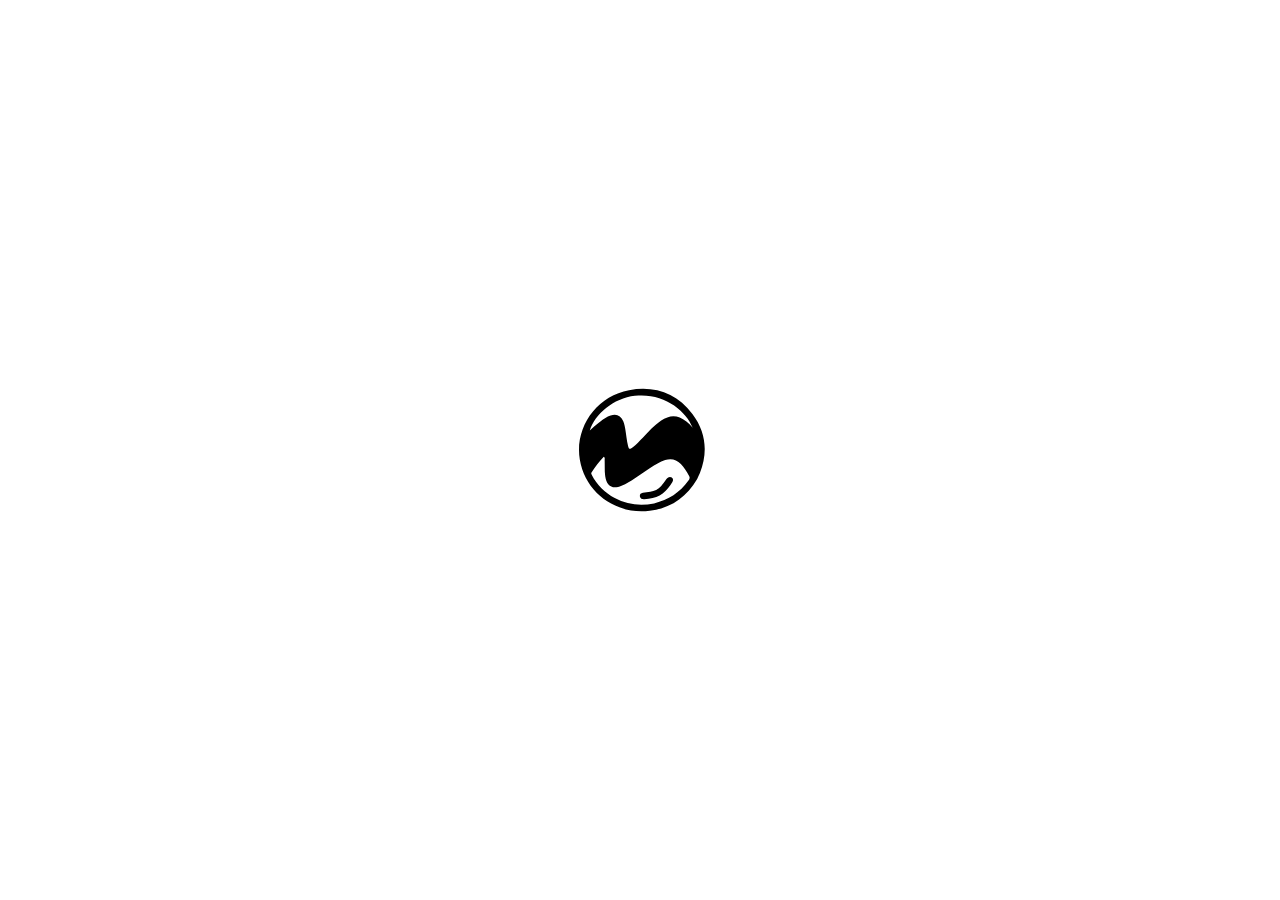
<file: login.html>
<!DOCTYPE html>
<html lang="en">
<head>
    <meta charset="UTF-8">
    <meta name="viewport" content="width=device-width, initial-scale=1.0">
    <title>MeMeVote - Login</title>
    <link rel="stylesheet" href="Css/login.css">
    <link rel="icon" type="image/x-icon" href="Image/logo.webp">
</head>
<body>
    <div class="splash-screen">
        <div class="logo-container">
            <svg class="logo" xmlns="http://www.w3.org/2000/svg" viewBox="0 0 336 336"><path d="M264.073 219.96c-17.935 31.09-44.447 48.767-79.629 53.503-55.172 7.428-108.332-29.354-117.594-85.96-8.86-54.158 28.02-106.748 82.737-116.665 43.172-7.825 79.801 4.903 106.474 40.133 22.79 30.1 26.394 63.832 12.583 99.16-1.269 3.245-2.917 6.342-4.571 9.83m-72.42 41.087c24.168-5.334 43.294-18.276 57.76-38.264 1.737-2.402 2.855-4.663 1.123-7.732-4.022-7.128-8.202-14.117-13.916-20.053-7.366-7.652-15.967-10.23-26.301-6.797-8.966 2.978-16.845 7.921-24.714 12.917-14.333 9.099-27.726 19.646-42.7 27.755-1.893 1.025-3.904 1.842-5.892 2.678-15.372 6.461-25.05.636-27.442-16.014-1.314-9.148-.563-18.281-.955-27.413-.071-1.65.871-3.662-1.495-5.22-7.859 7.967-14.21 17.08-20.566 26.191-1.08 1.548-.214 2.789.484 4.143 8.743 16.976 21.78 29.776 38.492 38.726 20.57 11.016 42.454 13.836 66.121 9.083m-77.655-145.783c1.534-.646 3.036-1.389 4.609-1.92 9.938-3.357 17.27.013 21.297 9.688 1.805 4.336 2.646 8.909 3.426 13.495 1.586 9.323 2.266 18.803 4.619 27.988 1.443 5.632 2.891 6.043 7.428 2.628 6.561-4.937 11.97-11.084 17.693-16.9 9.578-9.732 18.682-19.993 30.01-27.816 15.68-10.829 27.942-10.407 42.88 1.229 3.753 2.923 6.958 6.41 10.618 10.5-11.702-30.008-49.723-59.249-97.034-53.877-36.263 4.117-67.493 30.997-75.874 58.416 10.02-8.568 18.686-17.357 30.328-23.431z"/><path d="M203.644 231.65c2.865-3.057 5.252-6.03 7.311-9.284.877-1.385 2.016-2.651 3.223-3.77 2.133-1.974 4.686-2.863 7.229-.974 2.77 2.057 2.558 5.061 1.047 7.64-9.021 15.391-21.107 26.525-39.924 28.02-2.652.21-5.304.778-7.942.698-3.087-.093-6.127-.93-6.768-4.634-.665-3.847 1.84-5.506 5.073-6.094 4.07-.741 8.222-1.033 12.3-1.742 7.081-1.23 13.29-4.228 18.45-9.86z"/></svg>
        </div>
    </div>

    <header class="header">
        <div class="site-name">
            <h1>MeMeVote</h1>
        </div>
    </header>
    <main class="main-content">
        <section class="login-container">
            <div class="form-logo-container">
                <svg class="form-logo" xmlns="http://www.w3.org/2000/svg" viewBox="0 0 336 336"><path d="M264.073 219.96c-17.935 31.09-44.447 48.767-79.629 53.503-55.172 7.428-108.332-29.354-117.594-85.96-8.86-54.158 28.02-106.748 82.737-116.665 43.172-7.825 79.801 4.903 106.474 40.133 22.79 30.1 26.394 63.832 12.583 99.16-1.269 3.245-2.917 6.342-4.571 9.83m-72.42 41.087c24.168-5.334 43.294-18.276 57.76-38.264 1.737-2.402 2.855-4.663 1.123-7.732-4.022-7.128-8.202-14.117-13.916-20.053-7.366-7.652-15.967-10.23-26.301-6.797-8.966 2.978-16.845 7.921-24.714 12.917-14.333 9.099-27.726 19.646-42.7 27.755-1.893 1.025-3.904 1.842-5.892 2.678-15.372 6.461-25.05.636-27.442-16.014-1.314-9.148-.563-18.281-.955-27.413-.071-1.65.871-3.662-1.495-5.22-7.859 7.967-14.21 17.08-20.566 26.191-1.08 1.548-.214 2.789.484 4.143 8.743 16.976 21.78 29.776 38.492 38.726 20.57 11.016 42.454 13.836 66.121 9.083m-77.655-145.783c1.534-.646 3.036-1.389 4.609-1.92 9.938-3.357 17.27.013 21.297 9.688 1.805 4.336 2.646 8.909 3.426 13.495 1.586 9.323 2.266 18.803 4.619 27.988 1.443 5.632 2.891 6.043 7.428 2.628 6.561-4.937 11.97-11.084 17.693-16.9 9.578-9.732 18.682-19.993 30.01-27.816 15.68-10.829 27.942-10.407 42.88 1.229 3.753 2.923 6.958 6.41 10.618 10.5-11.702-30.008-49.723-59.249-97.034-53.877-36.263 4.117-67.493 30.997-75.874 58.416 10.02-8.568 18.686-17.357 30.328-23.431z"/><path d="M203.644 231.65c2.865-3.057 5.252-6.03 7.311-9.284.877-1.385 2.016-2.651 3.223-3.77 2.133-1.974 4.686-2.863 7.229-.974 2.77 2.057 2.558 5.061 1.047 7.64-9.021 15.391-21.107 26.525-39.924 28.02-2.652.21-5.304.778-7.942.698-3.087-.093-6.127-.93-6.768-4.634-.665-3.847 1.84-5.506 5.073-6.094 4.07-.741 8.222-1.033 12.3-1.742 7.081-1.23 13.29-4.228 18.45-9.86z"/></svg>
            </div>
            <form id="loginForm" class="login-form">
                <div class="form-group">
                    <label for="email">Email</label>
                    <input type="email" id="email" name="email" required>
                </div>
                <div class="form-group">
                    <label for="password">Password</label>
                    <input type="password" id="password" name="password" required>
                </div>
                <div class="form-options">
                    <div class="remember-me">
                        <input type="checkbox" id="remember" name="remember">
                        <label for="remember">Remember me</label>
                    </div>
                    <a href="#" class="forgot-password">Forgot Password?</a>
                </div>
                <button type="submit" class="login-btn">Login</button>
                <button type="button" class="google-signup-btn">
                    <svg class="google-icon" viewBox="0 0 24 24">
                        <path fill="#4285F4" d="M22.56 12.25c0-.78-.07-1.53-.2-2.25H12v4.26h5.92c-.26 1.37-1.04 2.53-2.21 3.31v2.77h3.57c2.08-1.92 3.28-4.74 3.28-8.09z"/>
                        <path fill="#34A853" d="M12 23c2.97 0 5.46-.98 7.28-2.66l-3.57-2.77c-.98.66-2.23 1.06-3.71 1.06-2.86 0-5.29-1.93-6.16-4.53H2.18v2.84C3.99 20.53 7.7 23 12 23z"/>
                        <path fill="#FBBC05" d="M5.84 14.09c-.22-.66-.35-1.36-.35-2.09s.13-1.43.35-2.09V7.07H2.18C1.43 8.55 1 10.22 1 12s.43 3.45 1.18 4.93l2.85-2.22.81-.62z"/>
                        <path fill="#EA4335" d="M12 5.38c1.62 0 3.06.56 4.21 1.64l3.15-3.15C17.45 2.09 14.97 1 12 1 7.7 1 3.99 3.47 2.18 7.07l3.66 2.84c.87-2.6 3.3-4.53 6.16-4.53z"/>
                    </svg>
                    Sign up with Google
                </button>
            </form>
            <div class="signup-link">
                <p>Don't have an account? <a href="signup.html">Sign up</a></p>
            </div>
        </section>
    </main>

    <script src="Template/Js/template.js"></script>
    <script src="Js/login.js"></script>
</body>
</html>
</file>
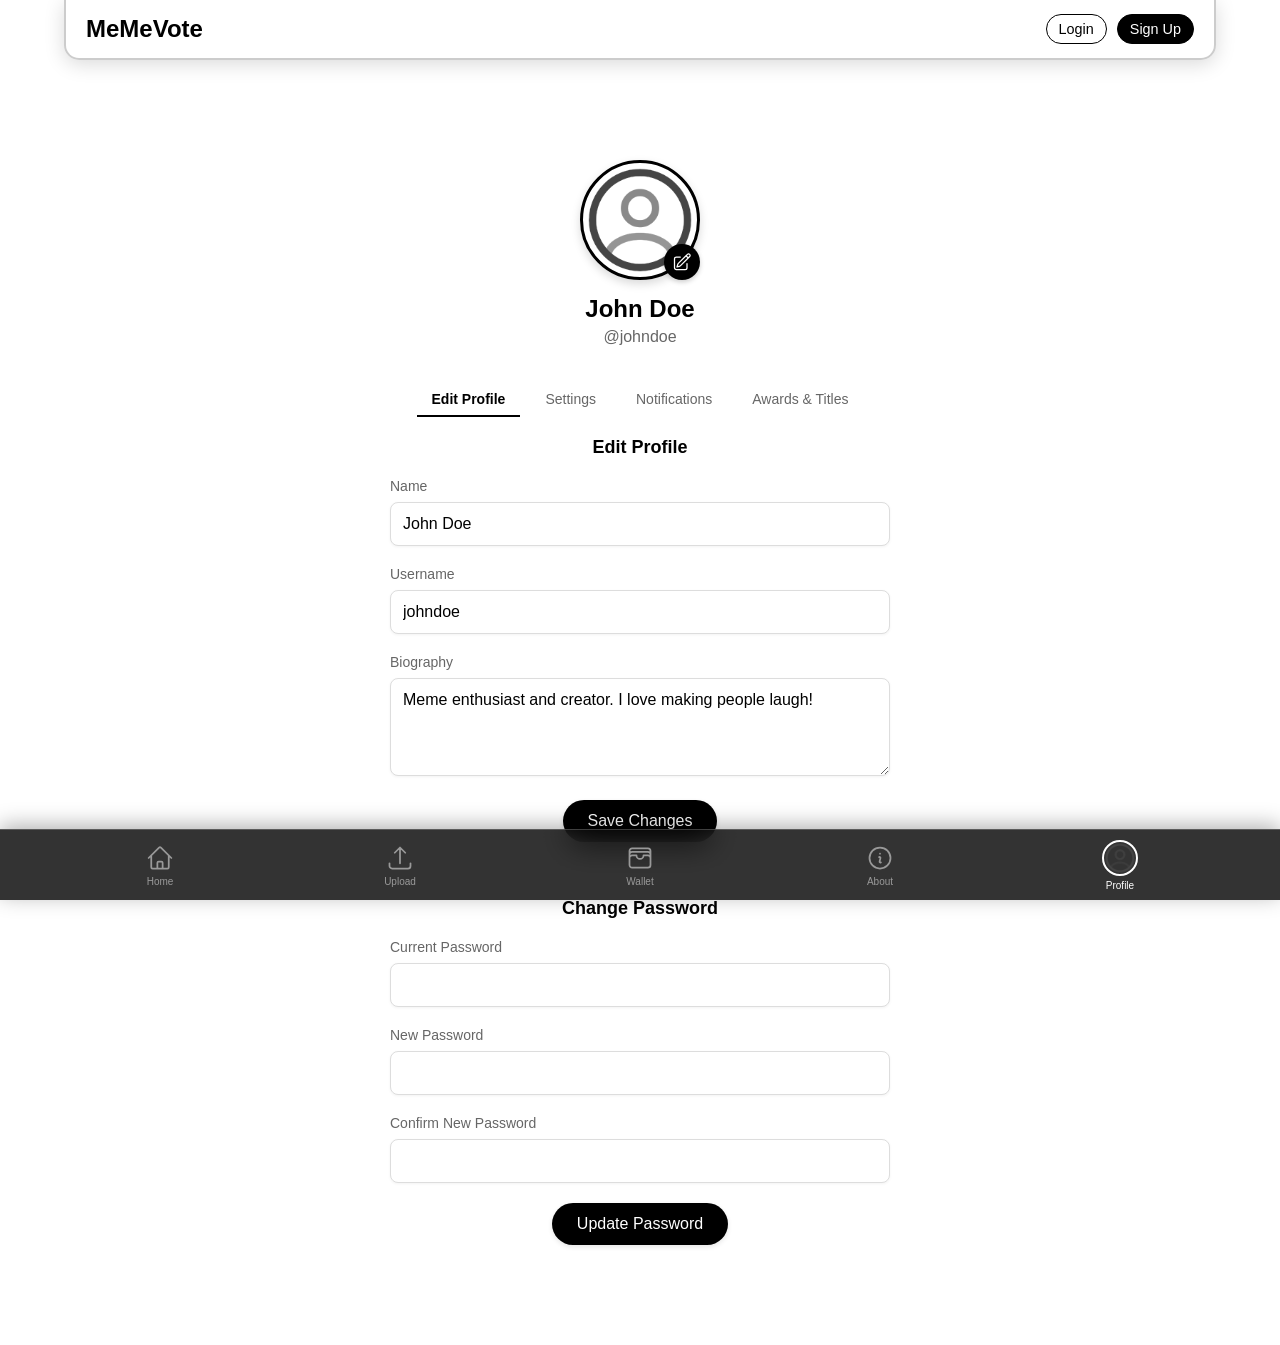
<file: profile.html>
<!DOCTYPE html>
<html lang="en">
<head>
    <meta charset="UTF-8">
    <meta name="viewport" content="width=device-width, initial-scale=1.0">
    <title>MeMeVote - Profile</title>
    <link rel="stylesheet" href="Css/profile.css">
    <link rel="icon" type="image/x-icon" href="Image/logo.webp">
</head>
<body>
    <header class="header">
        <div class="site-name">
            <h1>MeMeVote</h1>
        </div>
        <div class="auth-buttons">
            <a href="login.html" class="auth-button login-button">Login</a>
            <a href="sign up.html" class="auth-button signup-button">Sign Up</a>
        </div>
    </header>

    <main class="main-content">
        <section class="profile-header">
            <div class="profile-image-container">
                <img src="Image/profile.png" alt="Profile" class="profile-image-large">
                <div class="edit-profile-image">
                    <svg class="edit-icon" xmlns="http://www.w3.org/2000/svg" viewBox="0 0 24 24" stroke-width="1.5" stroke="currentColor" fill="none">
                        <path stroke-linecap="round" stroke-linejoin="round" d="M16.862 4.487l1.687-1.688a1.875 1.875 0 112.652 2.652L10.582 16.07a4.5 4.5 0 01-1.897 1.13L6 18l.8-2.685a4.5 4.5 0 011.13-1.897l8.932-8.931zm0 0L19.5 7.125M18 14v4.75A2.25 2.25 0 0115.75 21H5.25A2.25 2.25 0 013 18.75V8.25A2.25 2.25 0 015.25 6H10" />
                    </svg>
                </div>
            </div>
            <h2 class="profile-name">John Doe</h2>
            <p class="profile-username">@johndoe</p>
        </section>

        <section class="profile-tabs">
            <div class="tabs-container">
                <button class="tab-button active" data-tab="edit-profile">Edit Profile</button>
                <button class="tab-button" data-tab="settings">Settings</button>
                <button class="tab-button" data-tab="notifications">Notifications</button>
                <button class="tab-button" data-tab="awards">Awards & Titles</button>
            </div>
        </section>

        <section class="profile-content">
            <div class="tab-content active" id="edit-profile">
                <h3 class="section-title">Edit Profile</h3>
                <form class="profile-form">
                    <div class="form-group">
                        <label for="name">Name</label>
                        <input type="text" id="name" value="John Doe">
                    </div>
                    <div class="form-group">
                        <label for="username">Username</label>
                        <input type="text" id="username" value="johndoe">
                    </div>
                    <div class="form-group">
                        <label for="bio">Biography</label>
                        <textarea id="bio" rows="4">Meme enthusiast and creator. I love making people laugh!</textarea>
                    </div>
                    <button type="submit" class="save-button">Save Changes</button>
                </form>
                
                <div class="password-section">
                    <h3 class="section-title">Change Password</h3>
                    <form class="password-form">
                        <div class="form-group">
                            <label for="current-password">Current Password</label>
                            <input type="password" id="current-password">
                        </div>
                        <div class="form-group">
                            <label for="new-password">New Password</label>
                            <input type="password" id="new-password">
                        </div>
                        <div class="form-group">
                            <label for="confirm-password">Confirm New Password</label>
                            <input type="password" id="confirm-password">
                        </div>
                        <button type="submit" class="save-button">Update Password</button>
                    </form>
                </div>
            </div>

            <div class="tab-content" id="settings">
                <h3 class="section-title">Settings</h3>
                <div class="settings-container">
                    <div class="setting-item">
                        <span class="setting-label">Dark Mode</span>
                        <label class="switch">
                            <input type="checkbox" id="dark-mode-toggle">
                            <span class="slider round"></span>
                        </label>
                    </div>
                    <div class="setting-item">
                        <span class="setting-label">Language</span>
                        <select class="language-select">
                            <option value="en">English</option>
                            <option value="es">Español</option>
                            <option value="fr">Français</option>
                            <option value="de">Deutsch</option>
                            <option value="fa">فارسی</option>
                        </select>
                    </div>
                    <div class="logout-container">
                        <button class="logout-button">Logout</button>
                    </div>
                </div>
            </div>

            <div class="tab-content" id="notifications">
                <h3 class="section-title">Notifications</h3>
                <div class="notification-settings">
                    <div class="notification-group">
                        <h4 class="notification-group-title">Wallet Notifications</h4>
                        <div class="notification-item">
                            <span class="notification-label">Meme Coins Reminder</span>
                            <label class="switch">
                                <input type="checkbox" checked>
                                <span class="slider round"></span>
                            </label>
                        </div>
                        <div class="notification-item">
                            <span class="notification-label">Prize Notifications</span>
                            <label class="switch">
                                <input type="checkbox" checked>
                                <span class="slider round"></span>
                            </label>
                        </div>
                    </div>
                    <div class="notification-group">
                        <h4 class="notification-group-title">League Notifications</h4>
                        <div class="notification-item">
                            <span class="notification-label">League Start</span>
                            <label class="switch">
                                <input type="checkbox" checked>
                                <span class="slider round"></span>
                            </label>
                        </div>
                        <div class="notification-item">
                            <span class="notification-label">League Results</span>
                            <label class="switch">
                                <input type="checkbox" checked>
                                <span class="slider round"></span>
                            </label>
                        </div>
                    </div>
                    <div class="notification-group">
                        <h4 class="notification-group-title">Other Notifications</h4>
                        <div class="notification-item">
                            <span class="notification-label">New Tasks</span>
                            <label class="switch">
                                <input type="checkbox" checked>
                                <span class="slider round"></span>
                            </label>
                        </div>
                    </div>
                </div>
            </div>

            <div class="tab-content" id="awards">
                <h3 class="section-title">Awards & Titles</h3>
                <div class="awards-container">
                    <div class="ranking-info">
                        <h4 class="ranking-title">Current Ranking</h4>
                        <div class="ranking-badge">
                            <span class="rank-number">42</span>
                            <span class="rank-label">Meme Master</span>
                        </div>
                    </div>
                    <div class="awards-list">
                        <h4 class="awards-title">Your Awards</h4>
                        <div class="award-item">
                            <div class="award-icon">🏆</div>
                            <div class="award-details">
                                <h5 class="award-name">Top Memer</h5>
                                <p class="award-description">Awarded for creating the funniest meme of the month</p>
                            </div>
                        </div>
                        <div class="award-item">
                            <div class="award-icon">🥇</div>
                            <div class="award-details">
                                <h5 class="award-name">League Champion</h5>
                                <p class="award-description">First place in the Spring 2023 Meme League</p>
                            </div>
                        </div>
                        <div class="award-item">
                            <div class="award-icon">⭐</div>
                            <div class="award-details">
                                <h5 class="award-name">Rising Star</h5>
                                <p class="award-description">Awarded to new members who show great potential</p>
                            </div>
                        </div>
                    </div>
                </div>
            </div>
        </section>
    </main>

    <footer class="footer">
        <div class="footer-menu">
            <a href="index.html" class="menu-item">
                <svg class="icon home-icon" xmlns="http://www.w3.org/2000/svg" viewBox="0 0 24 24" stroke-width="1.5" stroke="currentColor" fill="none">
                    <path stroke-linecap="round" stroke-linejoin="round" d="M2.25 12l8.954-8.955c.44-.439 1.152-.439 1.591 0L21.75 12M4.5 9.75v10.125c0 .621.504 1.125 1.125 1.125H9.75v-4.875c0-.621.504-1.125 1.125-1.125h2.25c.621 0 1.125.504 1.125 1.125V21h4.125c.621 0 1.125-.504 1.125-1.125V9.75M8.25 21h8.25" />
                </svg>
                <span class="icon-label">Home</span>
            </a>
            <a href="upload.html" class="menu-item">
                <svg class="icon upload-icon" xmlns="http://www.w3.org/2000/svg" viewBox="0 0 24 24" stroke-width="1.5" stroke="currentColor" fill="none">
                    <path stroke-linecap="round" stroke-linejoin="round" d="M3 16.5v2.25A2.25 2.25 0 005.25 21h13.5A2.25 2.25 0 0021 18.75V16.5m-13.5-9L12 3m0 0l4.5 4.5M12 3v13.5" />
                </svg>
                <span class="icon-label">Upload</span>
            </a>
            <a href="wallet.html" class="menu-item">
                <svg class="icon wallet-icon" xmlns="http://www.w3.org/2000/svg" viewBox="0 0 24 24" stroke-width="1.5" stroke="currentColor" fill="none">
                    <path stroke-linecap="round" stroke-linejoin="round" d="M21 12a2.25 2.25 0 00-2.25-2.25H15a3 3 0 11-6 0H5.25A2.25 2.25 0 003 12m18 0v6a2.25 2.25 0 01-2.25 2.25H5.25A2.25 2.25 0 013 18v-6m18 0V9M3 12V9m18 0a2.25 2.25 0 00-2.25-2.25H5.25A2.25 2.25 0 003 9m18 0V6a2.25 2.25 0 00-2.25-2.25H5.25A2.25 2.25 0 003 6v3" />
                </svg>
                <span class="icon-label">Wallet</span>
            </a>
            <a href="about.html" class="menu-item">
                <svg class="icon about-icon" xmlns="http://www.w3.org/2000/svg" viewBox="0 0 24 24" stroke-width="1.5" stroke="currentColor" fill="none">
                    <path stroke-linecap="round" stroke-linejoin="round" d="M11.25 11.25l.041-.02a.75.75 0 011.063.852l-.708 2.836a.75.75 0 001.063.853l.041-.021M21 12a9 9 0 11-18 0 9 9 0 0118 0zm-9-3.75h.008v.008H12V8.25z" />
                </svg>
                <span class="icon-label">About</span>
            </a>
            <a href="profile.html" class="menu-item">
                <div class="profile-circle">
                    <img src="Image/profile.png" alt="Profile" class="profile-image">
                </div>
                <span class="icon-label">Profile</span>
            </a>
        </div>
    </footer>
    <script src="Template/Js/template.js"></script>
    <script src="Js/profile.js"></script>
</body>
</html>
</file>
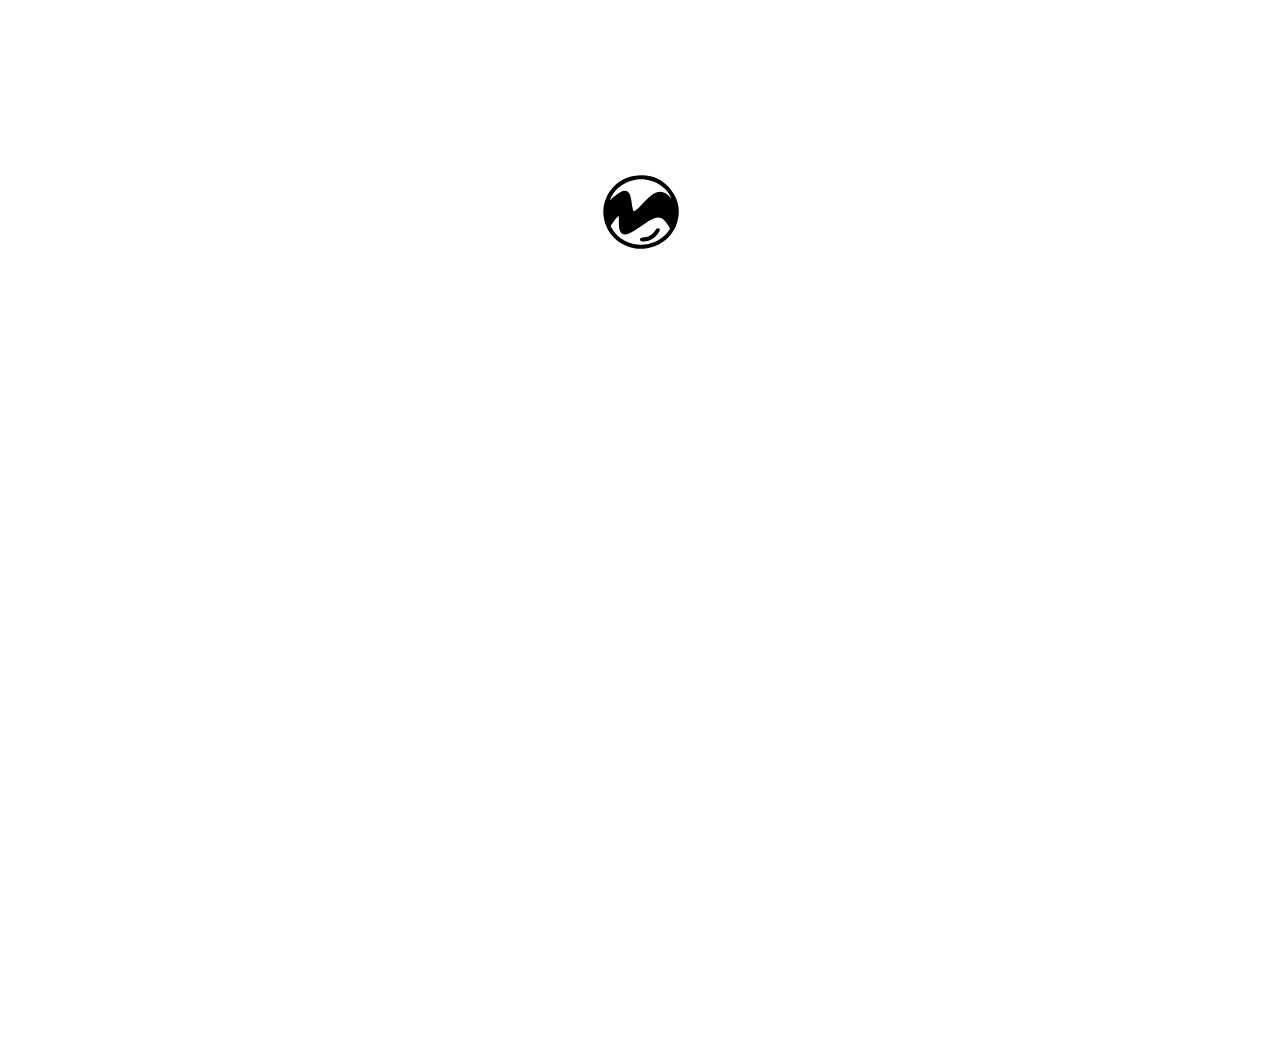
<file: signup.html>
<!DOCTYPE html>
<html lang="en">
<head>
    <meta charset="UTF-8">
    <meta name="viewport" content="width=device-width, initial-scale=1.0">
    <title>MeMeVote - Sign Up</title>
    <link rel="stylesheet" href="Css/signup.css">
    <link rel="icon" type="image/x-icon" href="Image/logo.webp">
</head>
<body>
    <div class="splash-screen">
        <div class="logo-container">
            <svg class="logo" xmlns="http://www.w3.org/2000/svg" viewBox="0 0 336 336"><path d="M264.073 219.96c-17.935 31.09-44.447 48.767-79.629 53.503-55.172 7.428-108.332-29.354-117.594-85.96-8.86-54.158 28.02-106.748 82.737-116.665 43.172-7.825 79.801 4.903 106.474 40.133 22.79 30.1 26.394 63.832 12.583 99.16-1.269 3.245-2.917 6.342-4.571 9.83m-72.42 41.087c24.168-5.334 43.294-18.276 57.76-38.264 1.737-2.402 2.855-4.663 1.123-7.732-4.022-7.128-8.202-14.117-13.916-20.053-7.366-7.652-15.967-10.23-26.301-6.797-8.966 2.978-16.845 7.921-24.714 12.917-14.333 9.099-27.726 19.646-42.7 27.755-1.893 1.025-3.904 1.842-5.892 2.678-15.372 6.461-25.05.636-27.442-16.014-1.314-9.148-.563-18.281-.955-27.413-.071-1.65.871-3.662-1.495-5.22-7.859 7.967-14.21 17.08-20.566 26.191-1.08 1.548-.214 2.789.484 4.143 8.743 16.976 21.78 29.776 38.492 38.726 20.57 11.016 42.454 13.836 66.121 9.083m-77.655-145.783c1.534-.646 3.036-1.389 4.609-1.92 9.938-3.357 17.27.013 21.297 9.688 1.805 4.336 2.646 8.909 3.426 13.495 1.586 9.323 2.266 18.803 4.619 27.988 1.443 5.632 2.891 6.043 7.428 2.628 6.561-4.937 11.97-11.084 17.693-16.9 9.578-9.732 18.682-19.993 30.01-27.816 15.68-10.829 27.942-10.407 42.88 1.229 3.753 2.923 6.958 6.41 10.618 10.5-11.702-30.008-49.723-59.249-97.034-53.877-36.263 4.117-67.493 30.997-75.874 58.416 10.02-8.568 18.686-17.357 30.328-23.431z"/><path d="M203.644 231.65c2.865-3.057 5.252-6.03 7.311-9.284.877-1.385 2.016-2.651 3.223-3.77 2.133-1.974 4.686-2.863 7.229-.974 2.77 2.057 2.558 5.061 1.047 7.64-9.021 15.391-21.107 26.525-39.924 28.02-2.652.21-5.304.778-7.942.698-3.087-.093-6.127-.93-6.768-4.634-.665-3.847 1.84-5.506 5.073-6.094 4.07-.741 8.222-1.033 12.3-1.742 7.081-1.23 13.29-4.228 18.45-9.86z"/></svg>
        </div>
    </div>

    <header class="header">
        <div class="site-name">
            <h1>MeMeVote</h1>
        </div>
    </header>

    <main class="main-content">
        <section class="signup-container">
            <div class="form-logo-container">
                <svg class="form-logo" xmlns="http://www.w3.org/2000/svg" viewBox="0 0 336 336"><path d="M264.073 219.96c-17.935 31.09-44.447 48.767-79.629 53.503-55.172 7.428-108.332-29.354-117.594-85.96-8.86-54.158 28.02-106.748 82.737-116.665 43.172-7.825 79.801 4.903 106.474 40.133 22.79 30.1 26.394 63.832 12.583 99.16-1.269 3.245-2.917 6.342-4.571 9.83m-72.42 41.087c24.168-5.334 43.294-18.276 57.76-38.264 1.737-2.402 2.855-4.663 1.123-7.732-4.022-7.128-8.202-14.117-13.916-20.053-7.366-7.652-15.967-10.23-26.301-6.797-8.966 2.978-16.845 7.921-24.714 12.917-14.333 9.099-27.726 19.646-42.7 27.755-1.893 1.025-3.904 1.842-5.892 2.678-15.372 6.461-25.05.636-27.442-16.014-1.314-9.148-.563-18.281-.955-27.413-.071-1.65.871-3.662-1.495-5.22-7.859 7.967-14.21 17.08-20.566 26.191-1.08 1.548-.214 2.789.484 4.143 8.743 16.976 21.78 29.776 38.492 38.726 20.57 11.016 42.454 13.836 66.121 9.083m-77.655-145.783c1.534-.646 3.036-1.389 4.609-1.92 9.938-3.357 17.27.013 21.297 9.688 1.805 4.336 2.646 8.909 3.426 13.495 1.586 9.323 2.266 18.803 4.619 27.988 1.443 5.632 2.891 6.043 7.428 2.628 6.561-4.937 11.97-11.084 17.693-16.9 9.578-9.732 18.682-19.993 30.01-27.816 15.68-10.829 27.942-10.407 42.88 1.229 3.753 2.923 6.958 6.41 10.618 10.5-11.702-30.008-49.723-59.249-97.034-53.877-36.263 4.117-67.493 30.997-75.874 58.416 10.02-8.568 18.686-17.357 30.328-23.431z"/><path d="M203.644 231.65c2.865-3.057 5.252-6.03 7.311-9.284.877-1.385 2.016-2.651 3.223-3.77 2.133-1.974 4.686-2.863 7.229-.974 2.77 2.057 2.558 5.061 1.047 7.64-9.021 15.391-21.107 26.525-39.924 28.02-2.652.21-5.304.778-7.942.698-3.087-.093-6.127-.93-6.768-4.634-.665-3.847 1.84-5.506 5.073-6.094 4.07-.741 8.222-1.033 12.3-1.742 7.081-1.23 13.29-4.228 18.45-9.86z"/></svg>
            </div>
            <form id="signupForm" class="signup-form">
                <div class="form-group">
                    <label for="firstName">First Name</label>
                    <input type="text" id="firstName" name="firstName" required>
                    <span class="error-message" id="firstNameError"></span>
                </div>
                <div class="form-group">
                    <label for="lastName">Last Name</label>
                    <input type="text" id="lastName" name="lastName" required>
                    <span class="error-message" id="lastNameError"></span>
                </div>
                <div class="form-group">
                    <label for="email">Email</label>
                    <input type="email" id="email" name="email" required>
                    <span class="error-message" id="emailError"></span>
                </div>
                <div class="form-group">
                    <label for="password">Password</label>
                    <input type="password" id="password" name="password" required>
                    <span class="error-message" id="passwordError"></span>
                </div>
                <div class="form-group">
                    <label for="confirmPassword">Confirm Password</label>
                    <input type="password" id="confirmPassword" name="confirmPassword" required>
                    <span class="error-message" id="confirmPasswordError"></span>
                </div>
                <div class="form-options">
                    <div class="terms-agreement">
                        <input type="checkbox" id="terms" name="terms" style="display: none;">
                        <label for="terms">I agree to the <a href="#" id="showTermsLink">Terms and Conditions</a></label>
                    </div>
                </div>
                <button type="submit" class="signup-btn">Sign Up</button>
                <button type="button" class="google-signup-btn">
                    <svg class="google-icon" viewBox="0 0 24 24">
                        <path fill="#4285F4" d="M22.56 12.25c0-.78-.07-1.53-.2-2.25H12v4.26h5.92c-.26 1.37-1.04 2.53-2.21 3.31v2.77h3.57c2.08-1.92 3.28-4.74 3.28-8.09z"/>
                        <path fill="#34A853" d="M12 23c2.97 0 5.46-.98 7.28-2.66l-3.57-2.77c-.98.66-2.23 1.06-3.71 1.06-2.86 0-5.29-1.93-6.16-4.53H2.18v2.84C3.99 20.53 7.7 23 12 23z"/>
                        <path fill="#FBBC05" d="M5.84 14.09c-.22-.66-.35-1.36-.35-2.09s.13-1.43.35-2.09V7.07H2.18C1.43 8.55 1 10.22 1 12s.43 3.45 1.18 4.93l2.85-2.22.81-.62z"/>
                        <path fill="#EA4335" d="M12 5.38c1.62 0 3.06.56 4.21 1.64l3.15-3.15C17.45 2.09 14.97 1 12 1 7.7 1 3.99 3.47 2.18 7.07l3.66 2.84c.87-2.6 3.3-4.53 6.16-4.53z"/>
                    </svg>
                    Sign up with Google
                </button>
            </form>
            <div class="login-link">
                <p>Already have an account? <a href="Login.html">Login</a></p>
            </div>
        </section>
    </main>

    <div class="terms-modal" id="termsModal">
        <div class="terms-content">
            <h3 class="terms-title">Terms and Conditions</h3>
            <div class="terms-text" id="termsText">
                <p>Welcome to MeMeVote! Before creating an account, please read and agree to the following terms and conditions:</p>
                
                <h4>1. Account Information</h4>
                <p>You must provide accurate and complete information when creating your account. You are responsible for maintaining the confidentiality of your password.</p>
                
                <h4>2. User Conduct</h4>
                <p>You agree to use our services in compliance with all applicable laws and regulations. Harassment, hate speech, or any form of abusive behavior is strictly prohibited.</p>
                
                <h4>3. Privacy Policy</h4>
                <p>Your personal information will be handled in accordance with our Privacy Policy. By creating an account, you consent to our collection and use of your data as described therein.</p>
                
                <h4>4. Content Guidelines</h4>
                <p>Any content you upload or share must not violate copyright laws or contain inappropriate material. We reserve the right to remove content that violates our guidelines.</p>
                
                <h4>5. Account Termination</h4>
                <p>We reserve the right to suspend or terminate your account if you violate these terms or engage in fraudulent activity.</p>
            </div>
            <div class="terms-actions">
                <div class="terms-checkbox-container">
                    <input type="checkbox" id="termsCheckbox" disabled>
                    <label for="termsCheckbox">I have read and agree to the terms and conditions</label>
                </div>
                <div class="terms-buttons">
                    <button id="agreeButton" class="agree-button" disabled>I Agree</button>
                    <button id="cancelButton" class="cancel-button">Cancel</button>
                </div>
            </div>
        </div>
    </div>

    <script src="Template/Js/template.js"></script>
    <script src="Js/signup.js"></script>
</body>
</html>
</file>
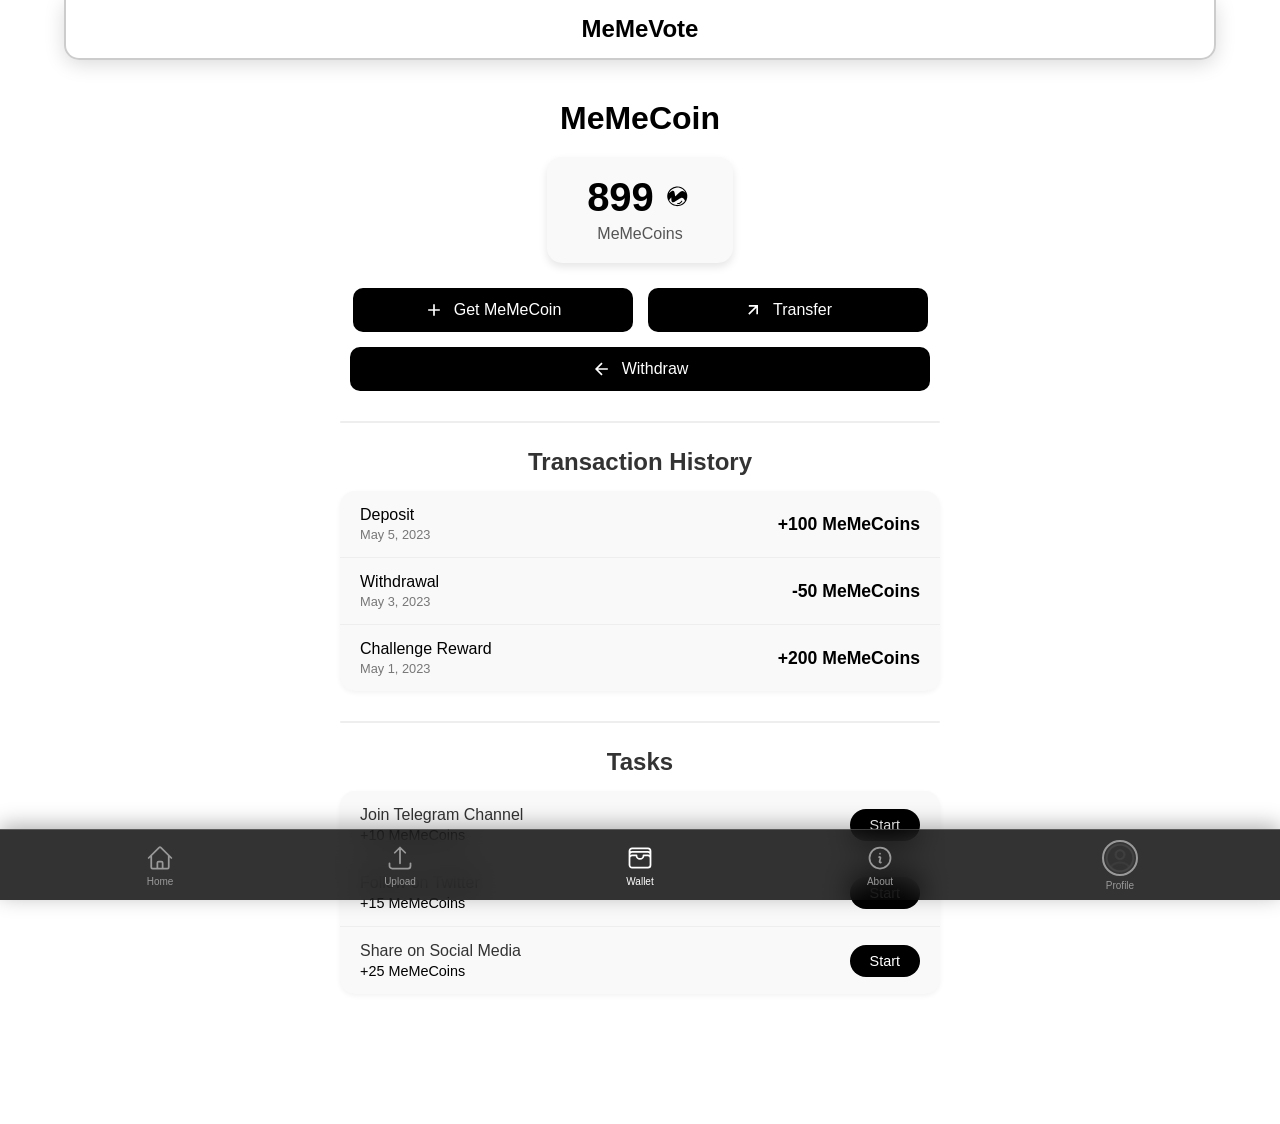
<file: wallet.html>
<!DOCTYPE html>
<html lang="en">
<head>
    <meta charset="UTF-8">
    <meta name="viewport" content="width=device-width, initial-scale=1.0">
    <title>MeMeVote - Wallet</title>
    <link rel="stylesheet" href="Css/wallet.css">
    <link rel="icon" type="image/x-icon" href="Image/logo.webp">
</head>
<body>
    <header class="header">
        <div class="site-name">
            <h1>MeMeVote</h1>
        </div>
    </header>

    <main class="main-content">
        <section class="wallet-section">
            <h2 class="coin-name">MeMeCoin</h2>
            
            <div class="coin-balance-container">
                <div class="coin-balance">
                    <div class="balance-wrapper">
                        <span class="balance-amount">1,250</span>
                        <svg class="coin-logo" viewBox="0 0 336 336" xmlns="http://www.w3.org/2000/svg">
                            <path d="M264.073 219.96c-17.935 31.09-44.447 48.767-79.629 53.503-55.172 7.428-108.332-29.354-117.594-85.96-8.86-54.158 28.02-106.748 82.737-116.665 43.172-7.825 79.801 4.903 106.474 40.133 22.79 30.1 26.394 63.832 12.583 99.16-1.269 3.245-2.917 6.342-4.571 9.83m-72.42 41.087c24.168-5.334 43.294-18.276 57.76-38.264 1.737-2.402 2.855-4.663 1.123-7.732-4.022-7.128-8.202-14.117-13.916-20.053-7.366-7.652-15.967-10.23-26.301-6.797-8.966 2.978-16.845 7.921-24.714 12.917-14.333 9.099-27.726 19.646-42.7 27.755-1.893 1.025-3.904 1.842-5.892 2.678-15.372 6.461-25.05.636-27.442-16.014-1.314-9.148-.563-18.281-.955-27.413-.071-1.65.871-3.662-1.495-5.22-7.859 7.967-14.21 17.08-20.566 26.191-1.08 1.548-.214 2.789.484 4.143 8.743 16.976 21.78 29.776 38.492 38.726 20.57 11.016 42.454 13.836 66.121 9.083m-77.655-145.783c1.534-.646 3.036-1.389 4.609-1.92 9.938-3.357 17.27.013 21.297 9.688 1.805 4.336 2.646 8.909 3.426 13.495 1.586 9.323 2.266 18.803 4.619 27.988 1.443 5.632 2.891 6.043 7.428 2.628 6.561-4.937 11.97-11.084 17.693-16.9 9.578-9.732 18.682-19.993 30.01-27.816 15.68-10.829 27.942-10.407 42.88 1.229 3.753 2.923 6.958 6.41 10.618 10.5-11.702-30.008-49.723-59.249-97.034-53.877-36.263 4.117-67.493 30.997-75.874 58.416 10.02-8.568 18.686-17.357 30.328-23.431z"/>
                            <path d="M203.644 231.65c2.865-3.057 5.252-6.03 7.311-9.284.877-1.385 2.016-2.651 3.223-3.77 2.133-1.974 4.686-2.863 7.229-.974 2.77 2.057 2.558 5.061 1.047 7.64-9.021 15.391-21.107 26.525-39.924 28.02-2.652.21-5.304.778-7.942.698-3.087-.093-6.127-.93-6.768-4.634-.665-3.847 1.84-5.506 5.073-6.094 4.07-.741 8.222-1.033 12.3-1.742 7.081-1.23 13.29-4.228 18.45-9.86z"/>
                        </svg>
                    </div>
                    <span class="balance-label">MeMeCoins</span>
                </div>
            </div>
            
            <div class="wallet-actions">
                <div class="action-row">
                    <button class="wallet-button get-button">
                        <svg class="button-icon" xmlns="http://www.w3.org/2000/svg" viewBox="0 0 24 24" fill="none" stroke="currentColor" stroke-width="2">
                            <path d="M12 5v14M5 12h14"></path>
                        </svg>
                        Get MeMeCoin
                    </button>
                    
                    <button class="wallet-button transfer-button">
                        <svg class="button-icon" xmlns="http://www.w3.org/2000/svg" viewBox="0 0 24 24" fill="none" stroke="currentColor" stroke-width="2">
                            <path d="M7 17l10-10M7 7h10v10"></path>
                        </svg>
                        Transfer
                    </button>
                </div>
                
                <div class="action-row">
                    <button class="wallet-button withdraw-button">
                        <svg class="button-icon" xmlns="http://www.w3.org/2000/svg" viewBox="0 0 24 24" fill="none" stroke="currentColor" stroke-width="2">
                            <path d="M12 19l-7-7 7-7M5 12h14"></path>
                        </svg>
                        Withdraw
                    </button>
                </div>
            </div>
        </section>
        
        <div class="divider"></div>
        
        <section class="transaction-section">
            <h3 class="section-title">Transaction History</h3>
            
            <div class="transaction-list">
                <div class="transaction-item">
                    <div class="transaction-info">
                        <span class="transaction-type deposit">Deposit</span>
                        <span class="transaction-date">May 5, 2023</span>
                    </div>
                    <span class="transaction-amount positive">+100 MeMeCoins</span>
                </div>
                
                <div class="transaction-item">
                    <div class="transaction-info">
                        <span class="transaction-type withdrawal">Withdrawal</span>
                        <span class="transaction-date">May 3, 2023</span>
                    </div>
                    <span class="transaction-amount negative">-50 MeMeCoins</span>
                </div>
                
                <div class="transaction-item">
                    <div class="transaction-info">
                        <span class="transaction-type reward">Challenge Reward</span>
                        <span class="transaction-date">May 1, 2023</span>
                    </div>
                    <span class="transaction-amount positive">+200 MeMeCoins</span>
                </div>
            </div>
        </section>
        
        <div class="divider"></div>
        
        <section class="tasks-section">
            <h3 class="section-title">Tasks</h3>
            
            <div class="task-list">
                <div class="task-item">
                    <div class="task-info">
                        <span class="task-name">Join Telegram Channel</span>
                        <span class="task-reward">+10 MeMeCoins</span>
                    </div>
                    <button class="task-button">Start</button>
                </div>
                
                <div class="task-item">
                    <div class="task-info">
                        <span class="task-name">Follow on Twitter</span>
                        <span class="task-reward">+15 MeMeCoins</span>
                    </div>
                    <button class="task-button">Start</button>
                </div>
                
                <div class="task-item">
                    <div class="task-info">
                        <span class="task-name">Share on Social Media</span>
                        <span class="task-reward">+25 MeMeCoins</span>
                    </div>
                    <button class="task-button">Start</button>
                </div>
            </div>
        </section>
    </main>

    <footer class="footer">
        <div class="footer-menu">
            <a href="index.html" class="menu-item">
                <svg class="icon home-icon" xmlns="http://www.w3.org/2000/svg" viewBox="0 0 24 24" stroke-width="1.5" stroke="currentColor" fill="none">
                    <path stroke-linecap="round" stroke-linejoin="round" d="M2.25 12l8.954-8.955c.44-.439 1.152-.439 1.591 0L21.75 12M4.5 9.75v10.125c0 .621.504 1.125 1.125 1.125H9.75v-4.875c0-.621.504-1.125 1.125-1.125h2.25c.621 0 1.125.504 1.125 1.125V21h4.125c.621 0 1.125-.504 1.125-1.125V9.75M8.25 21h8.25" />
                </svg>
                <span class="icon-label">Home</span>
            </a>
            <a href="upload.html" class="menu-item">
                <svg class="icon upload-icon" xmlns="http://www.w3.org/2000/svg" viewBox="0 0 24 24" stroke-width="1.5" stroke="currentColor" fill="none">
                    <path stroke-linecap="round" stroke-linejoin="round" d="M3 16.5v2.25A2.25 2.25 0 005.25 21h13.5A2.25 2.25 0 0021 18.75V16.5m-13.5-9L12 3m0 0l4.5 4.5M12 3v13.5" />
                </svg>
                <span class="icon-label">Upload</span>
            </a>
            <a href="wallet.html" class="menu-item">
                <svg class="icon wallet-icon" xmlns="http://www.w3.org/2000/svg" viewBox="0 0 24 24" stroke-width="1.5" stroke="currentColor" fill="none">
                    <path stroke-linecap="round" stroke-linejoin="round" d="M21 12a2.25 2.25 0 00-2.25-2.25H15a3 3 0 11-6 0H5.25A2.25 2.25 0 003 12m18 0v6a2.25 2.25 0 01-2.25 2.25H5.25A2.25 2.25 0 013 18v-6m18 0V9M3 12V9m18 0a2.25 2.25 0 00-2.25-2.25H5.25A2.25 2.25 0 003 9m18 0V6a2.25 2.25 0 00-2.25-2.25H5.25A2.25 2.25 0 003 6v3" />
                </svg>
                <span class="icon-label">Wallet</span>
            </a>
            <a href="about.html" class="menu-item">
                <svg class="icon about-icon" xmlns="http://www.w3.org/2000/svg" viewBox="0 0 24 24" stroke-width="1.5" stroke="currentColor" fill="none">
                    <path stroke-linecap="round" stroke-linejoin="round" d="M11.25 11.25l.041-.02a.75.75 0 011.063.852l-.708 2.836a.75.75 0 001.063.853l.041-.021M21 12a9 9 0 11-18 0 9 9 0 0118 0zm-9-3.75h.008v.008H12V8.25z" />
                </svg>
                <span class="icon-label">About</span>
            </a>
            <a href="profile.html" class="menu-item">
                <div class="profile-circle">
                    <img src="Image/profile.png" alt="Profile" class="profile-image">
                </div>
                <span class="icon-label">Profile</span>
            </a>
        </div>
    </footer>
    <script src="Template/Js/template.js"></script>
    <script src="Js/wallet.js"></script>
</body>
</html>
</file>
<file: Css/login.css>
* {
    margin: 0;
    padding: 0;
    box-sizing: border-box;
    font-family: Arial, sans-serif;
}

body {
    background-color: #ffffff;
    color: #000000;
    min-height: 100vh;
    display: flex;
    flex-direction: column;
}

.splash-screen {
    position: fixed;
    top: 0;
    left: 0;
    width: 100%;
    height: 100%;
    background-color: #ffffff;
    display: flex;
    justify-content: center;
    align-items: center;
    z-index: 1000;
    transition: opacity 0.5s ease;
}

.logo-container {
    text-align: center;
    transition: transform 1s ease;
}

.logo {
    width: 200px;
    height: 200px;
}

.header {
    background-color: #ffffff;
    border-left: 2px solid #000;
    border-right: 2px solid #000;
    border-bottom: 2px solid #000;
    border-radius: 0 0 15px 15px;
    padding: 10px 0;
    position: fixed;
    top: 0;
    left: 50%;
    transform: translateX(-50%);
    width: 90%;
    max-width: 1200px;
    z-index: 100;
    display: none;
    height: 60px;
    display: flex;
    justify-content: center;
    align-items: center;
}

.site-name {
    text-align: center;
}

.site-name h1 {
    font-size: 24px;
    color: #000000;
}

.main-content {
    flex: 1;
    display: flex;
    justify-content: center;
    align-items: center;
    padding: 80px 20px 20px;
    opacity: 0;
    transition: opacity 1s ease;
}

.login-container {
    border-radius: 8px;
    padding: 30px;
    width: 100%;
    max-width: 400px;
}

.form-logo-container {
    text-align: center;
    margin-bottom: 25px;
    opacity: 0;
    transition: opacity 0.5s ease;
}

.form-logo {
    width: 120px;
    height: 120px;
}

.form-group {
    margin-bottom: 20px;
    position: relative;
}

.form-group label {
    display: block;
    margin-bottom: 8px;
    font-weight: bold;
    color: #333333;
}

.form-group input {
    width: 100%;
    padding: 12px 0;
    border: none;
    border-bottom: 2px solid #000;
    background-color: transparent;
    font-size: 16px;
    transition: border-color 0.3s;
}

.form-group input:focus {
    outline: none;
    border-bottom-color: #666;
}

.form-options {
    display: flex;
    justify-content: space-between;
    align-items: center;
    margin-bottom: 20px;
}

.remember-me {
    display: flex;
    align-items: center;
}

.remember-me input {
    margin-right: 8px;
}

.forgot-password {
    color: #000000;
    text-decoration: none;
    font-size: 14px;
}

.forgot-password:hover {
    text-decoration: underline;
}

.login-btn {
    width: 100%;
    padding: 12px;
    background-color: transparent;
    color: #000000;
    border: 2px solid #000000;
    border-radius: 4px;
    font-size: 16px;
    cursor: pointer;
    transition: all 0.3s;
    margin-bottom: 15px;
}

.login-btn:hover {
    background-color: #000000;
    color: #ffffff;
}

.google-signup-btn {
    width: 100%;
    padding: 12px;
    background-color: #ffffff;
    color: #333333;
    border: 2px solid #000000;
    border-radius: 4px;
    font-size: 16px;
    cursor: pointer;
    transition: all 0.3s;
    display: flex;
    align-items: center;
    justify-content: center;
    gap: 10px;
    font-weight: 500;
}

.google-signup-btn:hover {
    background-color: #f8f9fa;
    border-color: #dadce0;
    box-shadow: 0 1px 3px rgba(0, 0, 0, 0.1);
}

.google-icon {
    width: 20px;
    height: 20px;
}

.signup-link {
    text-align: center;
    margin-top: 20px;
    font-size: 14px;
}

.signup-link a {
    color: #000000;
    text-decoration: none;
    font-weight: bold;
}

.signup-link a:hover {
    text-decoration: underline;
}

.footer {
    background-color: #f5f5f5;
    padding: 15px 0;
    text-align: center;
    font-size: 14px;
    color: #666666;
    margin-top: auto;
    display: none;
}

@media (max-width: 768px) {
    .login-container {
        padding: 20px;
    }
    
    .form-options {
        flex-direction: column;
        align-items: flex-start;
    }
    
    .forgot-password {
        margin-top: 10px;
    }
    
    .form-logo {
        width: 100px;
        height: 100px;
    }
    
    .header {
        width: 95%;
    }
}

@media (max-width: 480px) {
    .login-container {
        padding: 15px;
    }
    
    .site-name h1 {
        font-size: 20px;
    }
    
    .form-group input,
    .login-btn,
    .google-signup-btn {
        padding: 10px 0;
    }
    
    .google-signup-btn {
        padding: 10px;
    }
    
    .form-logo {
        width: 80px;
        height: 80px;
    }
    
    .header {
        width: 100%;
        border-radius: 0 0 10px 10px;
    }
}
</file>
<file: Css/profile.css>
@import url('../Template/Css/template.css');

.header {
    display: flex;
    justify-content: space-between;
    align-items: center;
    padding: 0 20px;
}

.auth-buttons {
    display: flex;
    gap: 10px;
}

.auth-button {
    padding: 6px 12px;
    border-radius: 20px;
    font-size: 0.9rem;
    text-decoration: none;
    transition: all 0.3s ease;
}

.login-button {
    background-color: transparent;
    color: #000;
    border: 1px solid #000;
}

.login-button:hover {
    background-color: #f0f0f0;
}

.signup-button {
    background-color: #000;
    color: #fff;
    border: 1px solid #000;
}

.signup-button:hover {
    background-color: #333;
}

.profile-header {
    display: flex;
    flex-direction: column;
    align-items: center;
    padding: 20px 0 10px;
    margin-bottom: 15px;
}

.profile-image-container {
    position: relative;
    width: 120px;
    height: 120px;
    margin-bottom: 15px;
}

.profile-image-large {
    width: 100%;
    height: 100%;
    border-radius: 50%;
    object-fit: cover;
    border: 3px solid #000;
    box-shadow: 0 4px 10px rgba(0, 0, 0, 0.15);
}

.edit-profile-image {
    position: absolute;
    bottom: 0;
    right: 0;
    background-color: #000;
    border-radius: 50%;
    width: 36px;
    height: 36px;
    display: flex;
    justify-content: center;
    align-items: center;
    cursor: pointer;
    transition: all 0.3s ease;
    box-shadow: 0 2px 5px rgba(0, 0, 0, 0.2);
}

.edit-profile-image:hover {
    transform: scale(1.1);
}

.edit-icon {
    width: 20px;
    height: 20px;
    stroke: #fff;
}

.profile-name {
    font-size: 24px;
    font-weight: 600;
    margin-bottom: 5px;
    color: #000;
    text-align: center;
}

.profile-username {
    font-size: 16px;
    color: #666;
    margin-bottom: 10px;
    text-align: center;
}

.profile-tabs {
    margin-bottom: 20px;
    display: flex;
    justify-content: center;
    width: 100%;
}

.tabs-container {
    display: flex;
    overflow-x: auto;
    white-space: nowrap;
    padding: 0 10px;
    scrollbar-width: none;
    -ms-overflow-style: none;
    max-width: 100%;
    justify-content: center;
    -webkit-overflow-scrolling: touch;
}

.tabs-container::-webkit-scrollbar {
    display: none;
}

.tab-button {
    background: none;
    border: none;
    padding: 10px 15px;
    margin: 0 5px;
    font-size: 14px;
    color: #666;
    cursor: pointer;
    position: relative;
    transition: all 0.3s ease;
    white-space: nowrap;
}

.tab-button:first-child {
    margin-left: 0;
}

.tab-button:last-child {
    margin-right: 0;
}

.tab-button::after {
    content: '';
    position: absolute;
    bottom: 0;
    left: 0;
    width: 0;
    height: 2px;
    background-color: #000;
    transition: width 0.3s ease;
}

.tab-button.active {
    color: #000;
    font-weight: 600;
}

.tab-button.active::after {
    width: 100%;
}

.profile-content {
    padding: 0 15px;
    margin-top: 10px;
}

.tab-content {
    display: none;
    animation: fadeIn 0.3s ease;
}

@keyframes fadeIn {
    from { opacity: 0; transform: translateY(10px); }
    to { opacity: 1; transform: translateY(0); }
}

.tab-content.active {
    display: block;
}

.section-title {
    font-size: 18px;
    font-weight: 600;
    margin-bottom: 20px;
    color: #000;
    text-align: center;
}

.profile-form, .password-form {
    max-width: 500px;
    margin: 0 auto;
}

.form-group {
    margin-bottom: 20px;
}

.form-group label {
    display: block;
    margin-bottom: 8px;
    font-size: 14px;
    color: #666;
    font-weight: 500;
}

.form-group input, .form-group textarea {
    width: 100%;
    padding: 12px;
    border: 1px solid #ddd;
    border-radius: 8px;
    font-size: 16px;
    transition: all 0.3s ease;
    box-shadow: 0 1px 3px rgba(0, 0, 0, 0.05);
}

.form-group input:focus, .form-group textarea:focus {
    border-color: #000;
    outline: none;
    box-shadow: 0 1px 3px rgba(0, 0, 0, 0.1);
}

.save-button {
    background-color: #000;
    color: #fff;
    border: none;
    padding: 12px 25px;
    border-radius: 25px;
    font-size: 16px;
    font-weight: 500;
    cursor: pointer;
    transition: all 0.3s ease;
    display: block;
    margin: 0 auto;
    box-shadow: 0 2px 5px rgba(0, 0, 0, 0.1);
}

.save-button:hover {
    background-color: #333;
    transform: scale(1.05);
    box-shadow: 0 4px 8px rgba(0, 0, 0, 0.15);
}

.save-button:active {
    transform: scale(0.95);
    box-shadow: 0 1px 2px rgba(0, 0, 0, 0.1);
}

.password-section {
    margin-top: 35px;
    padding-top: 20px;
    border-top: 1px solid #eee;
}

.settings-container {
    max-width: 500px;
    margin: 0 auto;
}

.setting-item {
    display: flex;
    justify-content: space-between;
    align-items: center;
    padding: 15px 0;
    border-bottom: 1px solid #eee;
}

.setting-item:last-child {
    border-bottom: none;
}

.setting-label {
    font-size: 16px;
    color: #333;
    font-weight: 500;
}

.language-select {
    padding: 8px 12px;
    border: 1px solid #ddd;
    border-radius: 8px;
    font-size: 14px;
    background-color: #fff;
    box-shadow: 0 1px 3px rgba(0, 0, 0, 0.05);
}

.switch {
    position: relative;
    display: inline-block;
    width: 50px;
    height: 24px;
}

.switch input {
    opacity: 0;
    width: 0;
    height: 0;
}

.slider {
    position: absolute;
    cursor: pointer;
    top: 0;
    left: 0;
    right: 0;
    bottom: 0;
    background-color: #ccc;
    transition: .4s;
    box-shadow: inset 0 1px 3px rgba(0, 0, 0, 0.1);
}

.slider:before {
    position: absolute;
    content: "";
    height: 16px;
    width: 16px;
    left: 4px;
    bottom: 4px;
    background-color: white;
    transition: .4s;
    box-shadow: 0 1px 2px rgba(0, 0, 0, 0.2);
}

input:checked + .slider {
    background-color: #000;
}

input:focus + .slider {
    box-shadow: 0 0 1px #000;
}

input:checked + .slider:before {
    transform: translateX(26px);
}

.slider.round {
    border-radius: 34px;
}

.slider.round:before {
    border-radius: 50%;
}

.notification-settings {
    max-width: 500px;
    margin: 0 auto;
}

.notification-group {
    margin-bottom: 25px;
    background-color: #f9f9f9;
    border-radius: 10px;
    padding: 15px;
    box-shadow: 0 1px 3px rgba(0, 0, 0, 0.05);
}

.notification-group-title {
    font-size: 16px;
    font-weight: 600;
    margin-bottom: 15px;
    color: #333;
}

.notification-item {
    display: flex;
    justify-content: space-between;
    align-items: center;
    padding: 10px 0;
    border-bottom: 1px solid #eee;
}

.notification-item:last-child {
    border-bottom: none;
}

.notification-label {
    font-size: 14px;
    color: #666;
}

.awards-container {
    max-width: 500px;
    margin: 0 auto;
}

.ranking-info {
    text-align: center;
    margin-bottom: 25px;
}

.ranking-title {
    font-size: 16px;
    font-weight: 600;
    margin-bottom: 15px;
    color: #333;
}

.ranking-badge {
    display: inline-flex;
    flex-direction: column;
    align-items: center;
    padding: 15px 25px;
    background-color: #f9f9f9;
    border-radius: 15px;
    box-shadow: 0 2px 8px rgba(0, 0, 0, 0.08);
}

.rank-number {
    font-size: 36px;
    font-weight: 700;
    color: #000;
    margin-bottom: 5px;
}

.rank-label {
    font-size: 14px;
    color: #666;
}

.awards-title {
    font-size: 16px;
    font-weight: 600;
    margin-bottom: 15px;
    color: #333;
}

.award-item {
    display: flex;
    align-items: center;
    padding: 15px;
    margin-bottom: 15px;
    background-color: #f9f9f9;
    border-radius: 10px;
    box-shadow: 0 2px 8px rgba(0, 0, 0, 0.08);
    transition: transform 0.3s ease;
}

.award-item:hover {
    transform: translateY(-2px);
    box-shadow: 0 4px 12px rgba(0, 0, 0, 0.12);
}

.award-icon {
    font-size: 30px;
    margin-right: 15px;
}

.award-details {
    flex: 1;
}

.award-name {
    font-size: 16px;
    font-weight: 600;
    margin-bottom: 5px;
    color: #333;
}

.award-description {
    font-size: 14px;
    color: #666;
}

.notification {
    position: fixed;
    top: 20px;
    right: 20px;
    padding: 12px 20px;
    background-color: #000;
    color: #fff;
    border-radius: 8px;
    z-index: 1000;
    opacity: 0;
    transform: translateY(-20px);
    transition: all 0.3s ease;
    box-shadow: 0 4px 12px rgba(0, 0, 0, 0.15);
}

.notification.show {
    opacity: 1;
    transform: translateY(0);
}

.notification.error {
    background-color: #ff3b30;
}

.notification.success {
    background-color: #34c759;
}

.footer-menu a {
    text-decoration: none;
    color: inherit;
    display: flex;
    flex-direction: column;
    align-items: center;
}

.logout-container {
    margin-top: 30px;
    text-align: center;
}

.logout-button {
    background-color: #ff3b30;
    color: #fff;
    border: none;
    padding: 12px 25px;
    border-radius: 25px;
    font-size: 16px;
    font-weight: 500;
    cursor: pointer;
    transition: all 0.3s ease;
    box-shadow: 0 2px 5px rgba(0, 0, 0, 0.1);
}

.logout-button:hover {
    background-color: #e0352b;
    transform: scale(1.05);
    box-shadow: 0 4px 8px rgba(0, 0, 0, 0.15);
}

.logout-button:active {
    transform: scale(0.95);
    box-shadow: 0 1px 2px rgba(0, 0, 0, 0.1);
}

body.dark-mode {
    background-color: #121212;
    color: #f5f5f5;
}

body.dark-mode .header {
    background-color: #1e1e1e;
    border-color: #333;
}

body.dark-mode .site-name h1 {
    color: #f5f5f5;
}

body.dark-mode .profile-name {
    color: #f5f5f5;
}

body.dark-mode .section-title {
    color: #f5f5f5;
}

body.dark-mode .form-group input, 
body.dark-mode .form-group textarea,
body.dark-mode .language-select {
    background-color: #2c2c2c;
    border-color: #444;
    color: #f5f5f5;
}

body.dark-mode .setting-label, 
body.dark-mode .notification-label,
body.dark-mode .form-group label {
    color: #bbb;
}

body.dark-mode .award-item,
body.dark-mode .ranking-badge,
body.dark-mode .notification-group {
    background-color: #2c2c2c;
    box-shadow: 0 2px 8px rgba(0, 0, 0, 0.2);
}

body.dark-mode .award-name {
    color: #f5f5f5;
}

body.dark-mode .award-description,
body.dark-mode .rank-label {
    color: #bbb;
}

body.dark-mode .password-section {
    border-color: #333;
}

body.dark-mode .setting-item,
body.dark-mode .notification-item {
    border-color: #333;
}

body.dark-mode .login-button {
    color: #f5f5f5;
    border-color: #f5f5f5;
}

body.dark-mode .login-button:hover {
    background-color: #333;
}

/* Responsive Styles - Optimized for Mobile */
@media (max-width: 768px) {
    .main-content {
        padding-top: 70px;
        padding-bottom: 90px;
    }
    
    .profile-header {
        padding: 15px 0;
    }
    
    .profile-image-container {
        width: 110px;
        height: 110px;
    }
    
    .profile-name {
        font-size: 22px;
    }
    
    .profile-username {
        font-size: 15px;
    }
    
    .tabs-container {
        justify-content: center;
    }
    
    .tab-button {
        padding: 10px 14px;
        font-size: 14px;
    }
    
    .form-group input, .form-group textarea {
        padding: 12px;
        font-size: 15px;
    }
    
    .save-button {
        padding: 12px 24px;
    }
    
    .auth-buttons {
        gap: 5px;
    }
    
    .auth-button {
        padding: 5px 10px;
        font-size: 0.8rem;
    }
}

@media (max-width: 576px) {
    .main-content {
        padding-top: 65px;
        padding-bottom: 85px;
    }
    
    .profile-header {
        padding: 12px 0;
    }
    
    .profile-image-container {
        width: 90px;
        height: 90px;
        margin-bottom: 12px;
    }
    
    .edit-profile-image {
        width: 30px;
        height: 30px;
        right: 2px;
        bottom: 2px;
    }
    
    .edit-icon {
        width: 16px;
        height: 16px;
    }
    
    .profile-name {
        font-size: 20px;
        margin-bottom: 4px;
    }
    
    .profile-username {
        font-size: 13px;
        margin-bottom: 8px;
    }
    
    .profile-tabs {
        margin-bottom: 15px;
    }
    
    .tabs-container {
        overflow-x: auto;
        justify-content: flex-start;
        padding: 0 5px;
    }
    
    .tab-button {
        padding: 8px 12px;
        font-size: 13px;
        margin: 0 3px;
    }
    
    .section-title {
        font-size: 17px;
        margin-bottom: 15px;
    }
    
    .form-group {
        margin-bottom: 16px;
    }
    
    .form-group label {
        font-size: 13px;
        margin-bottom: 6px;
    }
    
    .form-group input, .form-group textarea {
        padding: 10px;
        font-size: 14px;
        border-radius: 8px;
    }
    
    .save-button {
        padding: 10px 22px;
        font-size: 14px;
    }
    
    .setting-item {
        padding: 12px 0;
    }
    
    .setting-label {
        font-size: 14px;
    }
    
    .notification-group {
        padding: 12px;
        margin-bottom: 18px;
    }
    
    .notification-group-title {
        font-size: 15px;
        margin-bottom: 12px;
    }
    
    .notification-item {
        padding: 10px 0;
    }
    
    .notification-label {
        font-size: 13px;
    }
    
    .ranking-badge {
        padding: 15px 25px;
    }
    
    .rank-number {
        font-size: 32px;
    }
    
    .rank-label {
        font-size: 13px;
    }
    
    .award-item {
        padding: 14px;
        margin-bottom: 14px;
    }
    
    .award-icon {
        font-size: 26px;
        margin-right: 14px;
    }
    
    .award-name {
        font-size: 15px;
    }
    
    .award-description {
        font-size: 13px;
    }
    
    .auth-button {
        padding: 4px 8px;
        font-size: 0.75rem;
    }
    
    .header {
        padding: 0 10px;
    }
}

@media (max-width: 480px) {
    .main-content {
        padding: 60px 12px 80px;
    }
    
    .profile-header {
        padding: 10px 0;
    }
    
    .profile-image-container {
        width: 85px;
        height: 85px;
        margin-bottom: 10px;
    }
    
    .edit-profile-image {
        width: 28px;
        height: 28px;
    }
    
    .profile-name {
        font-size: 18px;
        margin-bottom: 3px;
    }
    
    .profile-username {
        font-size: 12px;
        margin-bottom: 6px;
    }
    
    .tabs-container {
        padding-bottom: 2px;
    }
    
    .tab-button {
        padding: 8px 10px;
        font-size: 12px;
        margin: 0 2px;
    }
    
    .tab-button::after {
        height: 2px;
    }
    
    .section-title {
        font-size: 16px;
        margin-bottom: 14px;
    }
    
    .form-group {
        margin-bottom: 14px;
    }
    
    .form-group label {
        font-size: 12px;
        margin-bottom: 5px;
    }
    
    .form-group input, .form-group textarea {
        padding: 10px;
        font-size: 13px;
    }
    
    .save-button {
        padding: 10px 20px;
        font-size: 13px;
    }
    
    .password-section {
        margin-top: 25px;
        padding-top: 15px;
    }
    
    .setting-item {
        padding: 10px 0;
    }
    
    .setting-label {
        font-size: 13px;
    }
    
    .notification-group {
        padding: 10px;
        margin-bottom: 15px;
    }
    
    .notification-group-title {
        font-size: 14px;
        margin-bottom: 10px;
    }
    
    .notification-item {
        padding: 8px 0;
    }
    
    .notification-label {
        font-size: 12px;
    }
    
    .ranking-badge {
        padding: 12px 20px;
    }
    
    .rank-number {
        font-size: 28px;
    }
    
    .rank-label {
        font-size: 12px;
    }
    
    .award-item {
        padding: 12px;
        margin-bottom: 12px;
    }
    
    .award-icon {
        font-size: 22px;
        margin-right: 12px;
    }
    
    .award-name {
        font-size: 14px;
    }
    
    .award-description {
        font-size: 12px;
    }
    
    .logout-button {
        padding: 10px 20px;
        font-size: 14px;
    }
    
    .auth-button {
        padding: 3px 6px;
        font-size: 0.7rem;
    }
}

@media (max-width: 380px) {
    .main-content {
        padding: 55px 10px 75px;
    }
    
    .profile-image-container {
        width: 80px;
        height: 80px;
    }
    
    .edit-profile-image {
        width: 26px;
        height: 26px;
    }
    
    .edit-icon {
        width: 14px;
        height: 14px;
    }
    
    .profile-name {
        font-size: 17px;
    }
    
    .profile-username {
        font-size: 11px;
    }
    
    .tabs-container {
        justify-content: flex-start;
    }
    
    .tab-button {
        padding: 7px 9px;
        font-size: 11px;
        margin: 0 2px;
    }
    
    .section-title {
        font-size: 15px;
    }
    
    .form-group label {
        font-size: 11px;
    }
    
    .form-group input, .form-group textarea {
        padding: 9px;
        font-size: 12px;
    }
    
    .save-button {
        padding: 9px 18px;
        font-size: 12px;
    }
    
    .setting-label, .notification-label {
        font-size: 12px;
    }
    
    .switch {
        width: 42px;
        height: 21px;
    }
    
    .slider:before {
        height: 13px;
        width: 13px;
    }
    
    input:checked + .slider:before {
        transform: translateX(21px);
    }
    
    .rank-number {
        font-size: 24px;
    }
    
    .award-icon {
        font-size: 20px;
    }
    
    .award-name {
        font-size: 13px;
    }
    
    .award-description {
        font-size: 11px;
    }
    
    .logout-button {
        padding: 9px 18px;
        font-size: 13px;
    }
    
    .site-name h1 {
        font-size: 18px;
    }
    
    .auth-buttons {
        gap: 3px;
    }
}

/* Fix for very small screens */
@media (max-width: 320px) {
    .main-content {
        padding: 50px 8px 70px;
    }
    
    .profile-header {
        padding: 8px 0;
    }
    
    .profile-image-container {
        width: 75px;
        height: 75px;
    }
    
    .edit-profile-image {
        width: 24px;
        height: 24px;
    }
    
    .edit-icon {
        width: 13px;
        height: 13px;
    }
    
    .profile-name {
        font-size: 16px;
    }
    
    .profile-username {
        font-size: 10px;
    }
    
    .tab-button {
        padding: 6px 8px;
        font-size: 10px;
        margin: 0 1px;
    }
    
    .section-title {
        font-size: 14px;
        margin-bottom: 12px;
    }
    
    .form-group {
        margin-bottom: 12px;
    }
    
    .form-group label {
        font-size: 10px;
        margin-bottom: 4px;
    }
    
    .form-group input, .form-group textarea {
        padding: 8px;
        font-size: 11px;
        border-radius: 6px;
    }
    
    .save-button {
        padding: 8px 16px;
        font-size: 11px;
        border-radius: 20px;
    }
    
    .setting-label, .notification-label {
        font-size: 11px;
    }
    
    .switch {
        width: 38px;
        height: 19px;
    }
    
    .slider:before {
        height: 11px;
        width: 11px;
        left: 4px;
        bottom: 4px;
    }
    
    input:checked + .slider:before {
        transform: translateX(19px);
    }
    
    .notification-group {
        padding: 8px;
        margin-bottom: 12px;
    }
    
    .notification-group-title {
        font-size: 13px;
        margin-bottom: 8px;
    }
    
    .notification-item {
        padding: 6px 0;
    }
    
    .ranking-badge {
        padding: 10px 15px;
    }
    
    .rank-number {
        font-size: 22px;
    }
    
    .rank-label {
        font-size: 10px;
    }
    
    .award-item {
        padding: 10px;
        margin-bottom: 10px;
    }
    
    .award-icon {
        font-size: 18px;
        margin-right: 10px;
    }
    
    .award-name {
        font-size: 12px;
        margin-bottom: 3px;
    }
    
    .award-description {
        font-size: 10px;
    }
    
    .logout-button {
        padding: 8px 16px;
        font-size: 12px;
    }
    
    .site-name h1 {
        font-size: 16px;
    }
    
    .auth-button {
        padding: 2px 5px;
        font-size: 0.65rem;
        border-radius: 15px;
    }
}

/* Fix for iPhone 5/SE and other very small devices */
@media (max-width: 320px) and (max-height: 568px) {
    .profile-tabs {
        margin-bottom: 10px;
    }

    .form-group {
        margin-bottom: 10px;
    }

    .form-group label {
        margin-bottom: 3px;
    }

    .form-group input, .form-group textarea {
        padding: 7px;
    }

    .save-button {
        padding: 7px 14px;
        font-size: 10px;
    }

    .password-section {
        margin-top: 20px;
        padding-top: 10px;
    }

    .setting-item {
        padding: 8px 0;
    }

    .notification-group {
        padding: 7px;
        margin-bottom: 10px;
    }

    .notification-item {
        padding: 5px 0;
    }

    .award-item {
        padding: 8px;
        margin-bottom: 8px;
    }
    
    .logout-button {
        padding: 7px 14px;
        font-size: 10px;
    }
}
</file>
<file: Css/signup.css>
* {
    margin: 0;
    padding: 0;
    box-sizing: border-box;
    font-family: Arial, sans-serif;
}

body {
    background-color: #ffffff;
    color: #000000;
    min-height: 100vh;
    display: flex;
    flex-direction: column;
}

.splash-screen {
    position: fixed;
    top: 0;
    left: 0;
    width: 100%;
    height: 100%;
    background-color: #ffffff;
    display: flex;
    justify-content: center;
    align-items: center;
    z-index: 1000;
    transition: opacity 0.5s ease;
}

.logo-container {
    text-align: center;
    transition: transform 1s ease;
}

.logo {
    width: 200px;
    height: 200px;
}

.header {
    background-color: #ffffff;
    border-left: 2px solid #000;
    border-right: 2px solid #000;
    border-bottom: 2px solid #000;
    border-radius: 0 0 15px 15px;
    padding: 10px 0;
    position: fixed;
    top: 0;
    left: 50%;
    transform: translateX(-50%);
    width: 90%;
    max-width: 1200px;
    z-index: 100;
    display: none;
    height: 60px;
    display: flex;
    justify-content: center;
    align-items: center;
}

.site-name {
    text-align: center;
}

.site-name h1 {
    font-size: 24px;
    color: #000000;
}

.main-content {
    flex: 1;
    display: flex;
    justify-content: center;
    align-items: center;
    padding: 80px 20px 20px;
    opacity: 0;
    transition: opacity 1s ease;
}

.signup-container {
    border-radius: 8px;
    padding: 30px;
    width: 100%;
    max-width: 500px;
}

.form-logo-container {
    text-align: center;
    margin-bottom: 25px;
    opacity: 0;
    transition: opacity 0.5s ease;
}

.form-logo {
    width: 120px;
    height: 120px;
}

.form-group {
    margin-bottom: 20px;
    position: relative;
}

.form-group label {
    display: block;
    margin-bottom: 8px;
    font-weight: bold;
    color: #333333;
}

.form-group input {
    width: 100%;
    padding: 12px 0;
    border: none;
    border-bottom: 2px solid #000;
    background-color: transparent;
    font-size: 16px;
    transition: border-color 0.3s;
}

.form-group input:focus {
    outline: none;
    border-bottom-color: #666;
}

.error-message {
    color: #ff0000;
    font-size: 12px;
    margin-top: 5px;
    display: block;
    height: 15px;
}

.form-group input.error {
    border-bottom-color: #ff0000;
}

.form-options {
    display: flex;
    justify-content: space-between;
    align-items: center;
    margin-bottom: 20px;
}

.terms-agreement {
    display: flex;
    align-items: center;
}

.terms-agreement input {
    margin-right: 8px;
}

.terms-agreement a {
    color: #000;
    text-decoration: underline;
    cursor: pointer;
}

.signup-btn {
    width: 100%;
    padding: 12px;
    background-color: transparent;
    color: #000000;
    border: 2px solid #000000;
    border-radius: 4px;
    font-size: 16px;
    cursor: pointer;
    transition: all 0.3s;
    margin-bottom: 15px;
}

.signup-btn:hover {
    background-color: #000000;
    color: #ffffff;
}

.google-signup-btn {
    width: 100%;
    padding: 12px;
    background-color: #ffffff;
    color: #333333;
    border: 2px solid #000000;
    border-radius: 4px;
    font-size: 16px;
    cursor: pointer;
    transition: all 0.3s;
    display: flex;
    align-items: center;
    justify-content: center;
    gap: 10px;
    font-weight: 500;
}

.google-signup-btn:hover {
    background-color: #f8f9fa;
    border-color: #dadce0;
    box-shadow: 0 1px 3px rgba(0, 0, 0, 0.1);
}

.google-icon {
    width: 20px;
    height: 20px;
}

.login-link {
    text-align: center;
    margin-top: 20px;
    font-size: 14px;
}

.login-link a {
    color: #000000;
    text-decoration: none;
    font-weight: bold;
}

.login-link a:hover {
    text-decoration: underline;
}

.footer {
    background-color: #f5f5f5;
    padding: 15px 0;
    text-align: center;
    font-size: 14px;
    color: #666666;
    margin-top: auto;
    display: none;
}

.terms-modal {
    display: none;
    position: fixed;
    top: 0;
    left: 0;
    width: 100%;
    height: 100%;
    background-color: rgba(0, 0, 0, 0.7);
    z-index: 1000;
    justify-content: center;
    align-items: center;
    opacity: 0;
    transition: opacity 0.3s ease;
}

.terms-content {
    background-color: #fff;
    width: 90%;
    max-width: 500px;
    max-height: 80vh;
    border-radius: 15px;
    box-shadow: 0 5px 15px rgba(0, 0, 0, 0.3);
    display: flex;
    flex-direction: column;
    overflow: hidden;
}

.terms-title {
    padding: 15px;
    margin: 0;
    font-size: 1.4rem;
    font-weight: 600;
    text-align: center;
    border-bottom: 1px solid #eee;
}

.terms-text {
    padding: 15px;
    overflow-y: auto;
    max-height: 50vh;
}

.terms-text h4 {
    margin: 15px 0 10px;
    color: #333;
}

.terms-text p {
    margin: 0 0 15px;
    line-height: 1.5;
    color: #555;
}

.terms-actions {
    padding: 15px;
    border-top: 1px solid #eee;
}

.terms-checkbox-container {
    display: flex;
    align-items: center;
    gap: 10px;
    margin-bottom: 15px;
}

.terms-checkbox-container input[type="checkbox"] {
    width: 18px;
    height: 18px;
    cursor: pointer;
}

.terms-checkbox-container label {
    font-size: 0.9rem;
    color: #333;
    cursor: pointer;
}

.terms-buttons {
    display: flex;
    justify-content: center;
    gap: 15px;
}

.agree-button {
    background-color: #000;
    color: #fff;
    border: none;
    padding: 10px 25px;
    border-radius: 25px;
    font-size: 0.9rem;
    font-weight: 500;
    cursor: pointer;
    transition: all 0.3s ease;
}

.agree-button:hover:not(:disabled) {
    background-color: #333;
}

.agree-button:disabled {
    background-color: #ccc;
    cursor: not-allowed;
}

.cancel-button {
    background-color: transparent;
    color: #555;
    border: 1px solid #ccc;
    padding: 10px 25px;
    border-radius: 25px;
    font-size: 0.9rem;
    font-weight: 500;
    cursor: pointer;
    transition: all 0.3s ease;
}

.cancel-button:hover {
    background-color: #f5f5f5;
}

.notification {
    position: fixed;
    bottom: 100px;
    left: 50%;
    transform: translateX(-50%) translateY(100px);
    background-color: #333;
    color: white;
    padding: 12px 25px;
    border-radius: 25px;
    box-shadow: 0 4px 12px rgba(0, 0, 0, 0.15);
    z-index: 1100;
    opacity: 0;
    transition: transform 0.3s ease, opacity 0.3s ease;
}

.notification.show {
    transform: translateX(-50%) translateY(0);
    opacity: 1;
}

.notification.success {
    background-color: #4CAF50;
}

.notification.error {
    background-color: #F44336;
}

@media (max-width: 768px) {
    .signup-container {
        padding: 20px;
    }
    
    .form-options {
        flex-direction: column;
        align-items: flex-start;
    }
    
    .form-logo {
        width: 100px;
        height: 100px;
    }
    
    .header {
        width: 95%;
    }
    
    .terms-title {
        font-size: 1.3rem;
        padding: 12px;
    }
    
    .terms-text {
        padding: 12px;
    }
    
    .terms-actions {
        padding: 12px;
    }
}

@media (max-width: 480px) {
    .signup-container {
        padding: 15px;
    }
    
    .site-name h1 {
        font-size: 20px;
    }
    
    .form-group input,
    .signup-btn,
    .google-signup-btn {
        padding: 10px 0;
    }
    
    .google-signup-btn {
        padding: 10px;
    }
    
    .form-logo {
        width: 80px;
        height: 80px;
    }
    
    .header {
        width: 100%;
        border-radius: 0 0 10px 10px;
    }
    
    .terms-title {
        font-size: 1.2rem;
        padding: 10px;
    }
    
    .terms-text {
        padding: 10px;
    }
    
    .terms-actions {
        padding: 10px;
    }
    
    .terms-buttons {
        flex-direction: column;
        gap: 10px;
    }
    
    .agree-button, .cancel-button {
        width: 100%;
    }
}
</file>
<file: Css/wallet.css>
@import url('../Template/Css/template.css');

.main-content {
    padding-top: 60px;
    margin-top: 40px;
}

.wallet-section {
    margin-bottom: 30px;
    display: flex;
    flex-direction: column;
    align-items: center;
}

.coin-name {
    text-align: center;
    font-size: 2rem;
    font-weight: 700;
    color: #000;
    margin-bottom: 20px;
}

.coin-balance-container {
    width: 100%;
    max-width: 600px;
    margin: 0 auto 25px;
    display: flex;
    justify-content: center;
}

.coin-balance {
    display: flex;
    flex-direction: column;
    align-items: center;
    padding: 20px 40px;
    background-color: #f9f9f9;
    border-radius: 15px;
    box-shadow: 0 4px 8px rgba(0, 0, 0, 0.1);
}

.balance-wrapper {
    display: flex;
    align-items: center;
    justify-content: center;
    gap: 5px;
}

.balance-amount {
    font-size: 2.5rem;
    font-weight: 700;
    color: #000;
    line-height: 1;
}

.coin-logo {
    width: 32px;
    height: 32px;
    fill: #000;
    margin-bottom: 2px;
    margin-left: 2px;
}

.balance-label {
    font-size: 1rem;
    color: #555;
    margin-top: 8px;
}

.wallet-actions {
    width: 100%;
    max-width: 600px;
    margin: 0 auto;
    display: flex;
    flex-direction: column;
    gap: 15px;
}

.action-row {
    display: flex;
    justify-content: center;
    gap: 15px;
}

.wallet-button {
    flex: 1;
    max-width: 280px;
    padding: 12px 20px;
    border: none;
    border-radius: 10px;
    font-size: 1rem;
    font-weight: 500;
    cursor: pointer;
    display: flex;
    align-items: center;
    justify-content: center;
    gap: 10px;
    transition: all 0.3s ease;
}

.get-button {
    background-color: #000;
    color: #fff;
}

.get-button:hover {
    background-color: #333;
}

.transfer-button {
    background-color: #000;
    color: #fff;
}

.transfer-button:hover {
    background-color: #333;
}

.withdraw-button {
    background-color: #000;
    color: #fff;
    max-width: 580px;
}

.withdraw-button:hover {
    background-color: #333;
}

.button-icon {
    width: 20px;
    height: 20px;
}

.divider {
    height: 2px;
    background-color: #eee;
    width: 90%;
    max-width: 600px;
    margin: 0 auto 25px;
    border-radius: 2px;
}

.section-title {
    text-align: center;
    margin: 15px 0;
    font-size: 1.5rem;
    color: #333;
    font-weight: 600;
}

.transaction-section, .tasks-section {
    margin-bottom: 30px;
}

.transaction-list, .task-list {
    width: 90%;
    max-width: 600px;
    margin: 0 auto;
    background-color: #f9f9f9;
    border-radius: 15px;
    overflow: hidden;
    box-shadow: 0 2px 5px rgba(0, 0, 0, 0.05);
}

.transaction-item, .task-item {
    display: flex;
    justify-content: space-between;
    align-items: center;
    padding: 15px 20px;
    border-bottom: 1px solid #eee;
}

.transaction-item:last-child, .task-item:last-child {
    border-bottom: none;
}

.transaction-info, .task-info {
    display: flex;
    flex-direction: column;
}

.transaction-type, .task-name {
    font-size: 1rem;
    font-weight: 500;
    color: #333;
}

.transaction-date {
    font-size: 0.8rem;
    color: #777;
    margin-top: 3px;
}

.transaction-amount {
    font-size: 1.1rem;
    font-weight: 600;
}

.positive {
    color: #000;
}

.negative {
    color: #000;
}

.task-reward {
    font-size: 0.9rem;
    color: #000;
    margin-top: 3px;
    font-weight: 500;
}

.task-button {
    background-color: #000;
    color: #fff;
    border: none;
    padding: 8px 20px;
    border-radius: 20px;
    font-size: 0.9rem;
    font-weight: 500;
    cursor: pointer;
    transition: all 0.3s ease;
}

.task-button:hover {
    background-color: #333;
    transform: scale(1.05);
}

.task-button:active {
    transform: scale(0.95);
}

.deposit, .withdrawal, .reward {
    color: #000;
}

.footer-menu a {
    text-decoration: none;
    color: inherit;
    display: flex;
    flex-direction: column;
    align-items: center;
}

@media (max-width: 768px) {
    .coin-name {
        font-size: 1.8rem;
    }
    
    .balance-amount {
        font-size: 2.2rem;
    }
    
    .coin-logo {
        width: 28px;
        height: 28px;
    }
    
    .balance-label {
        font-size: 0.9rem;
    }
    
    .wallet-button {
        padding: 10px 15px;
        font-size: 0.9rem;
    }
    
    .section-title {
        font-size: 1.3rem;
    }
    
    .transaction-type, .task-name {
        font-size: 0.9rem;
    }
    
    .transaction-amount {
        font-size: 1rem;
    }
}

@media (max-width: 480px) {
    .coin-name {
        font-size: 1.6rem;
    }
    
    .balance-amount {
        font-size: 2rem;
    }
    
    .coin-logo {
        width: 24px;
        height: 24px;
    }
    
    .balance-label {
        font-size: 0.85rem;
    }
    
    .action-row {
        flex-direction: column;
        align-items: center;
    }
    
    .wallet-button {
        width: 100%;
        max-width: 100%;
    }
    
    .section-title {
        font-size: 1.2rem;
    }
    
    .transaction-item, .task-item {
        padding: 12px 15px;
    }
    
    .transaction-type, .task-name {
        font-size: 0.85rem;
    }
    
    .transaction-date {
        font-size: 0.75rem;
    }
    
    .transaction-amount {
        font-size: 0.9rem;
    }
    
    .task-reward {
        font-size: 0.8rem;
    }
    
    .task-button {
        padding: 6px 15px;
        font-size: 0.8rem;
    }
}
</file>
